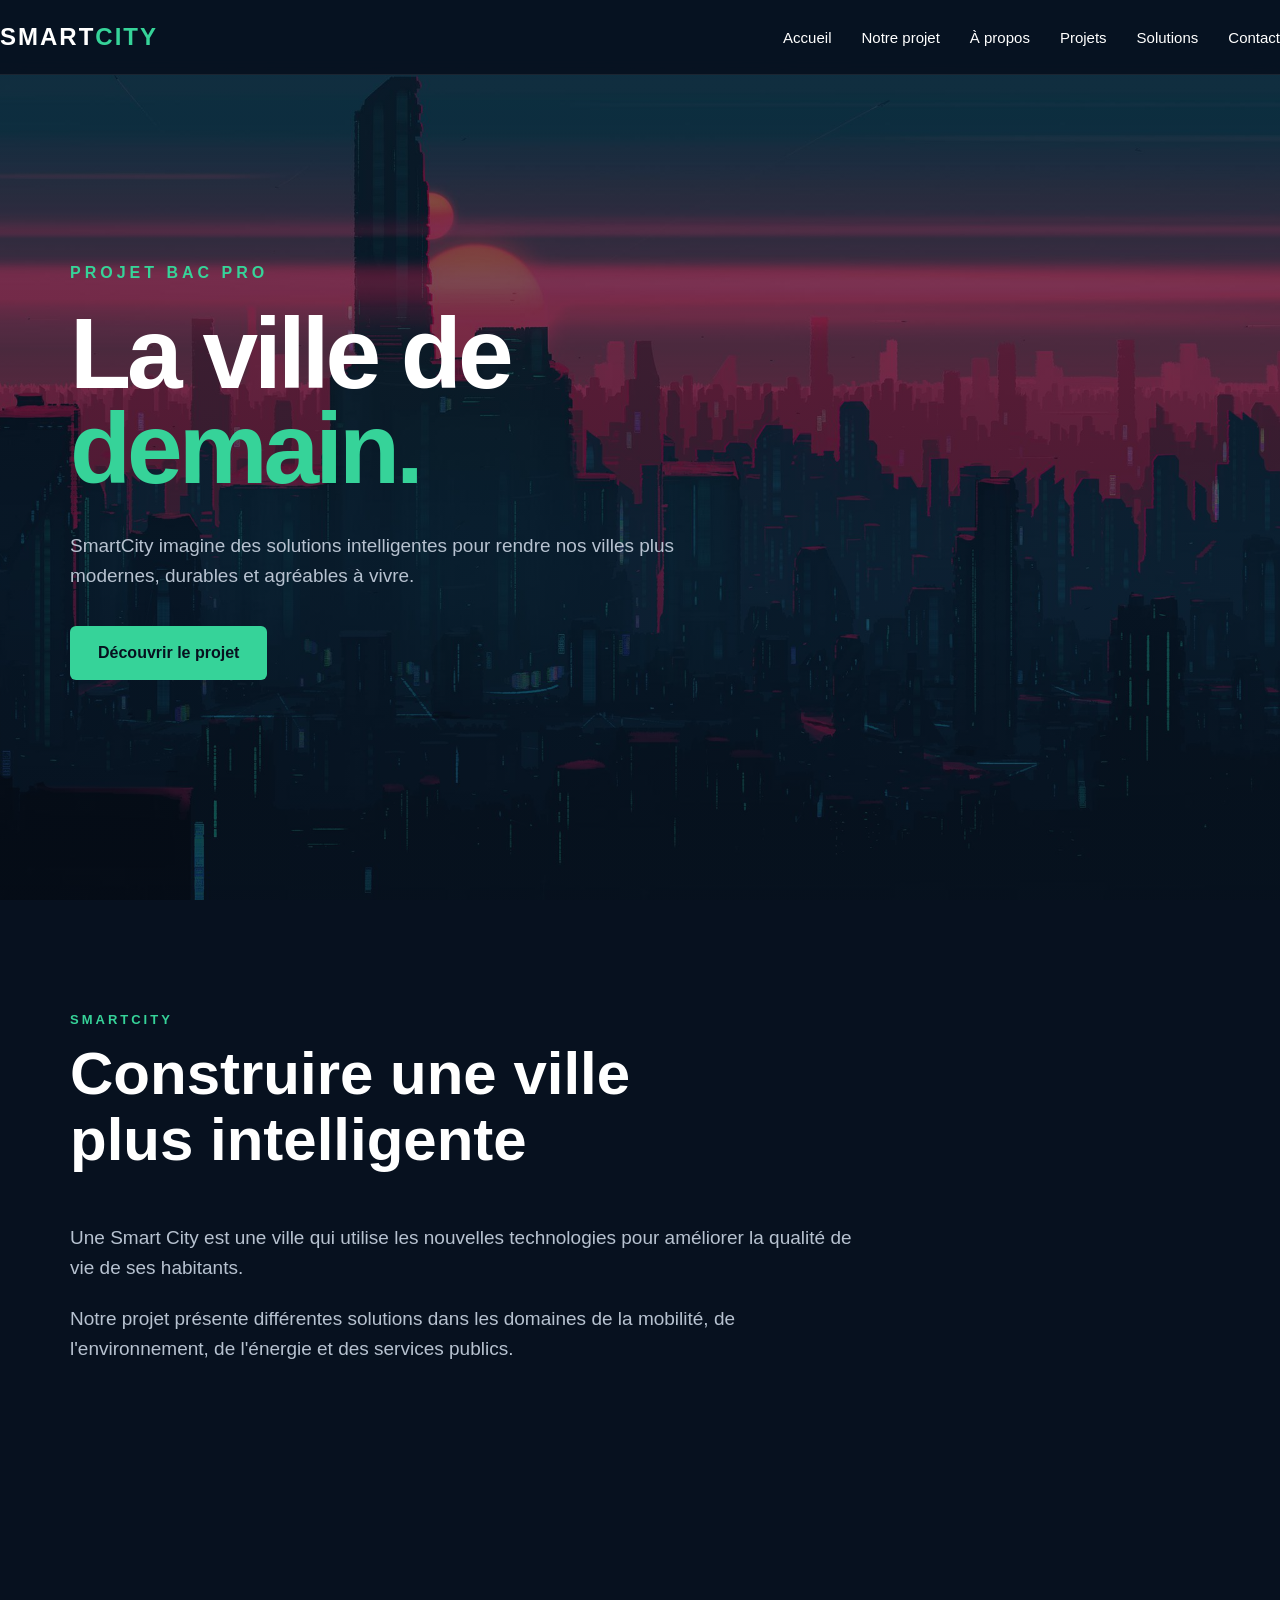
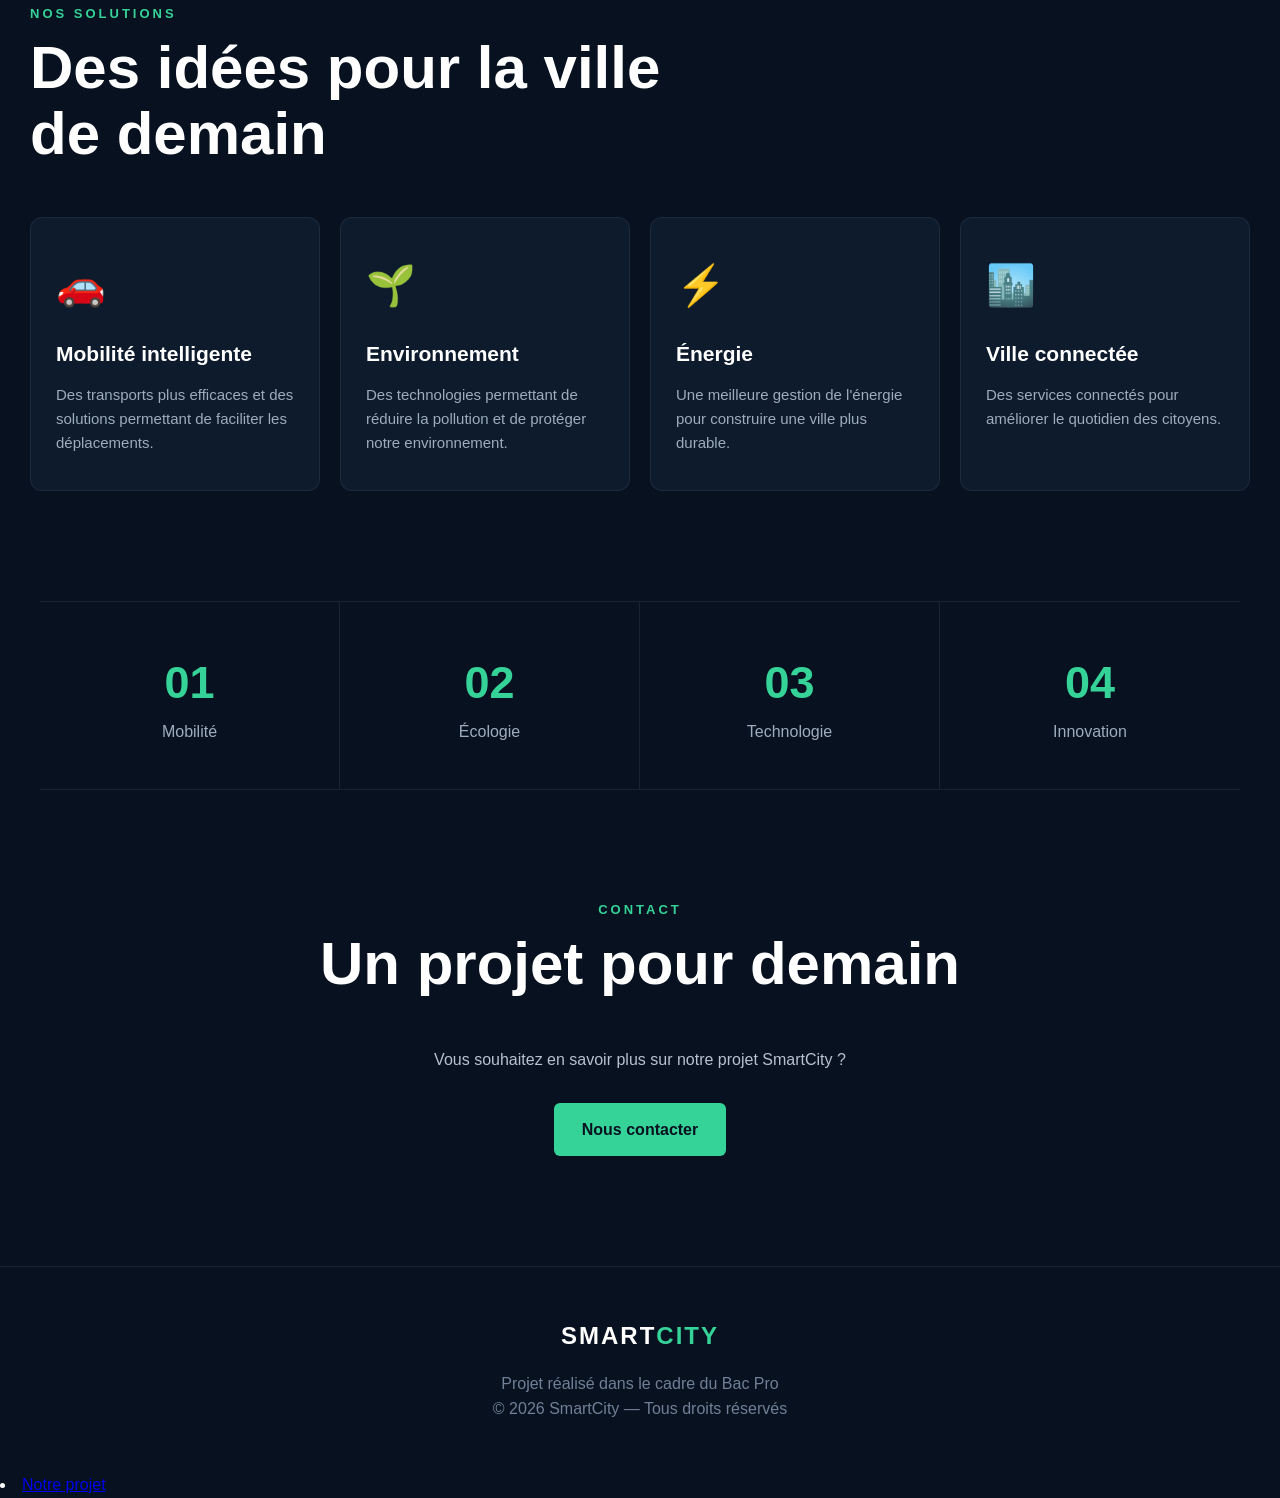
<file: index.html>
<!DOCTYPE html>
<html lang="fr">
<head>
    <meta charset="UTF-8">
    <meta name="viewport" content="width=device-width, initial-scale=1.0">

    <title>SmartCity | La ville intelligente</title>

    <meta name="description" content="SmartCity - Découvrez les solutions intelligentes pour construire la ville de demain.">
    <link rel="icon" type="image/png" href="favicon.png">
    <link rel="stylesheet" href="style.css">
</head>

<body>

    
<header>
    <nav class="navbar">
        <a href="index.html" class="logo">
            SMART<span>CITY</span>
        </a>

        <button
            class="menu-toggle"
            id="menuToggle"
            aria-label="Ouvrir le menu"
            aria-expanded="false"
            aria-controls="navLinks"
            type="button"
        >
            ☰
        </button>

        <ul class="nav-links" id="navLinks">
            <li><a href="index.html">Accueil</a></li>
            <li><a href="#projet">Notre projet</a></li>
            <li><a href="a-propos.html">À propos</a></li>
            <li><a href="projets.html">Projets</a></li>
            <li><a href="#solutions">Solutions</a></li>
            <li><a href="#contact">Contact</a></li>
        </ul>
    </nav>
</header>
    <main>

        <section id="accueil" class="hero">
            <div class="hero-content">
                <p class="small-title">PROJET BAC PRO</p>

                <h1>La ville de<br><span>demain.</span></h1>

                <p>
                    SmartCity imagine des solutions intelligentes
                    pour rendre nos villes plus modernes, durables
                    et agréables à vivre.
                </p>

                <a href="#projet" class="button">Découvrir le projet</a>
            </div>
        </section>


        <section id="projet" class="section">
            <div class="section-title">
                <p>SMARTCITY</p>
                <h2>Construire une ville plus intelligente</h2>
            </div>

            <div class="project-text">
                <p>
                    Une Smart City est une ville qui utilise les nouvelles
                    technologies pour améliorer la qualité de vie de ses
                    habitants.
                </p>

                <p>
                    Notre projet présente différentes solutions dans les
                    domaines de la mobilité, de l'environnement, de
                    l'énergie et des services publics.
                </p>
            </div>
        </section>


        <section id="solutions" class="section solutions">
            <div class="section-title">
                <p>NOS SOLUTIONS</p>
                <h2>Des idées pour la ville de demain</h2>
            </div>

            <div class="cards">

                <article class="card">
                    <div class="icon">🚗</div>
                    <h3>Mobilité intelligente</h3>
                    <p>
                        Des transports plus efficaces et des solutions
                        permettant de faciliter les déplacements.
                    </p>
                </article>

                <article class="card">
                    <div class="icon">🌱</div>
                    <h3>Environnement</h3>
                    <p>
                        Des technologies permettant de réduire la pollution
                        et de protéger notre environnement.
                    </p>
                </article>

                <article class="card">
                    <div class="icon">⚡</div>
                    <h3>Énergie</h3>
                    <p>
                        Une meilleure gestion de l'énergie pour construire
                        une ville plus durable.
                    </p>
                </article>

                <article class="card">
                    <div class="icon">🏙️</div>
                    <h3>Ville connectée</h3>
                    <p>
                        Des services connectés pour améliorer le quotidien
                        des citoyens.
                    </p>
                </article>

            </div>
        </section>


        <section class="stats">
            <div>
                <strong>01</strong>
                <p>Mobilité</p>
            </div>

            <div>
                <strong>02</strong>
                <p>Écologie</p>
            </div>

            <div>
                <strong>03</strong>
                <p>Technologie</p>
            </div>

            <div>
                <strong>04</strong>
                <p>Innovation</p>
            </div>
        </section>



        <section id="contact" class="section contact">
            <div class="section-title">
                <p>CONTACT</p>
                <h2>Un projet pour demain</h2>
            </div>

            <p>
                Vous souhaitez en savoir plus sur notre projet SmartCity ?
            </p>

            <a
                href="https://mail.google.com/mail/?view=cm&to=huonkenny@gmail.com"
                class="button"
                target="_blank"
                rel="noopener noreferrer"
            >
                Nous contacter
            </a>
        </section>

    </main>

    <footer>
        <div class="logo">SMART<span>CITY</span></div>
        <p>Projet réalisé dans le cadre du Bac Pro</p>
        <p>© 2026 SmartCity — Tous droits réservés</p>
    </footer>

    <script src="script.js"></script>

</body>
</html>

<li><a href="#projet">Notre projet</a></li>
</file>
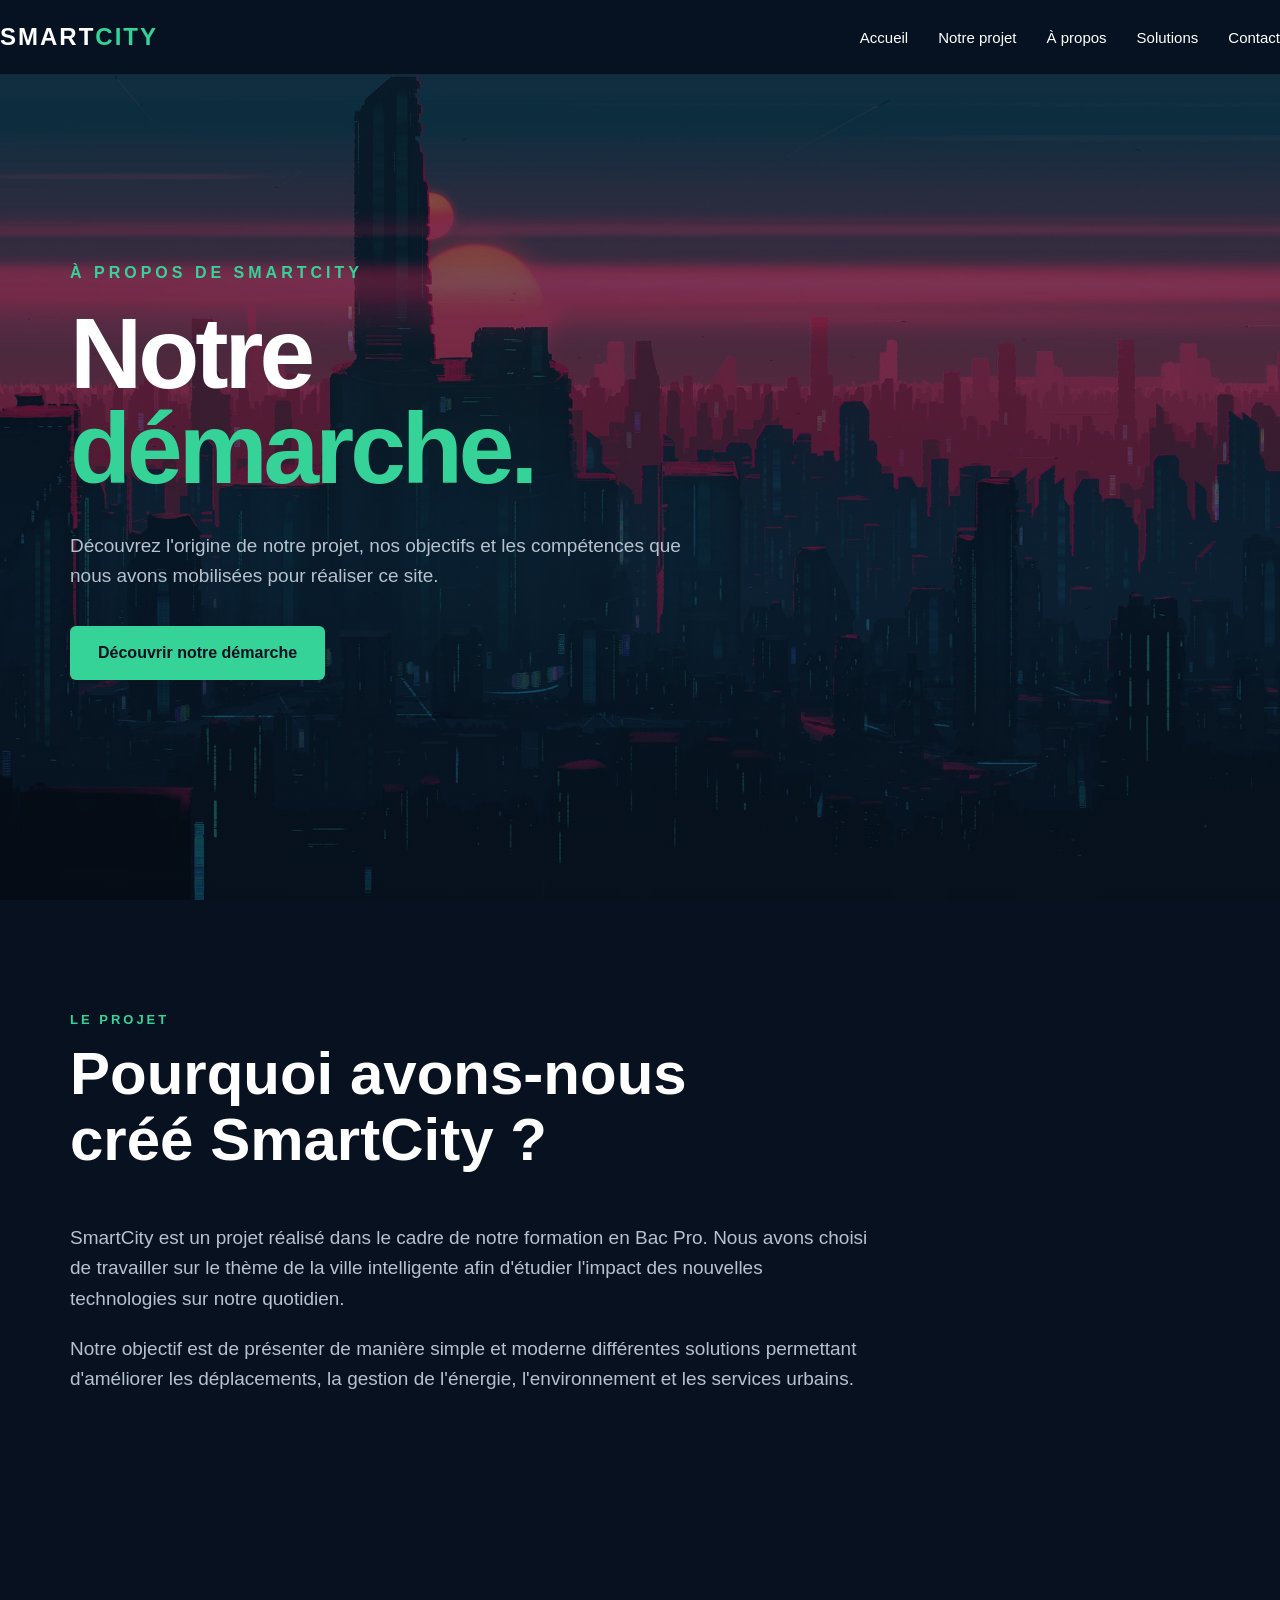
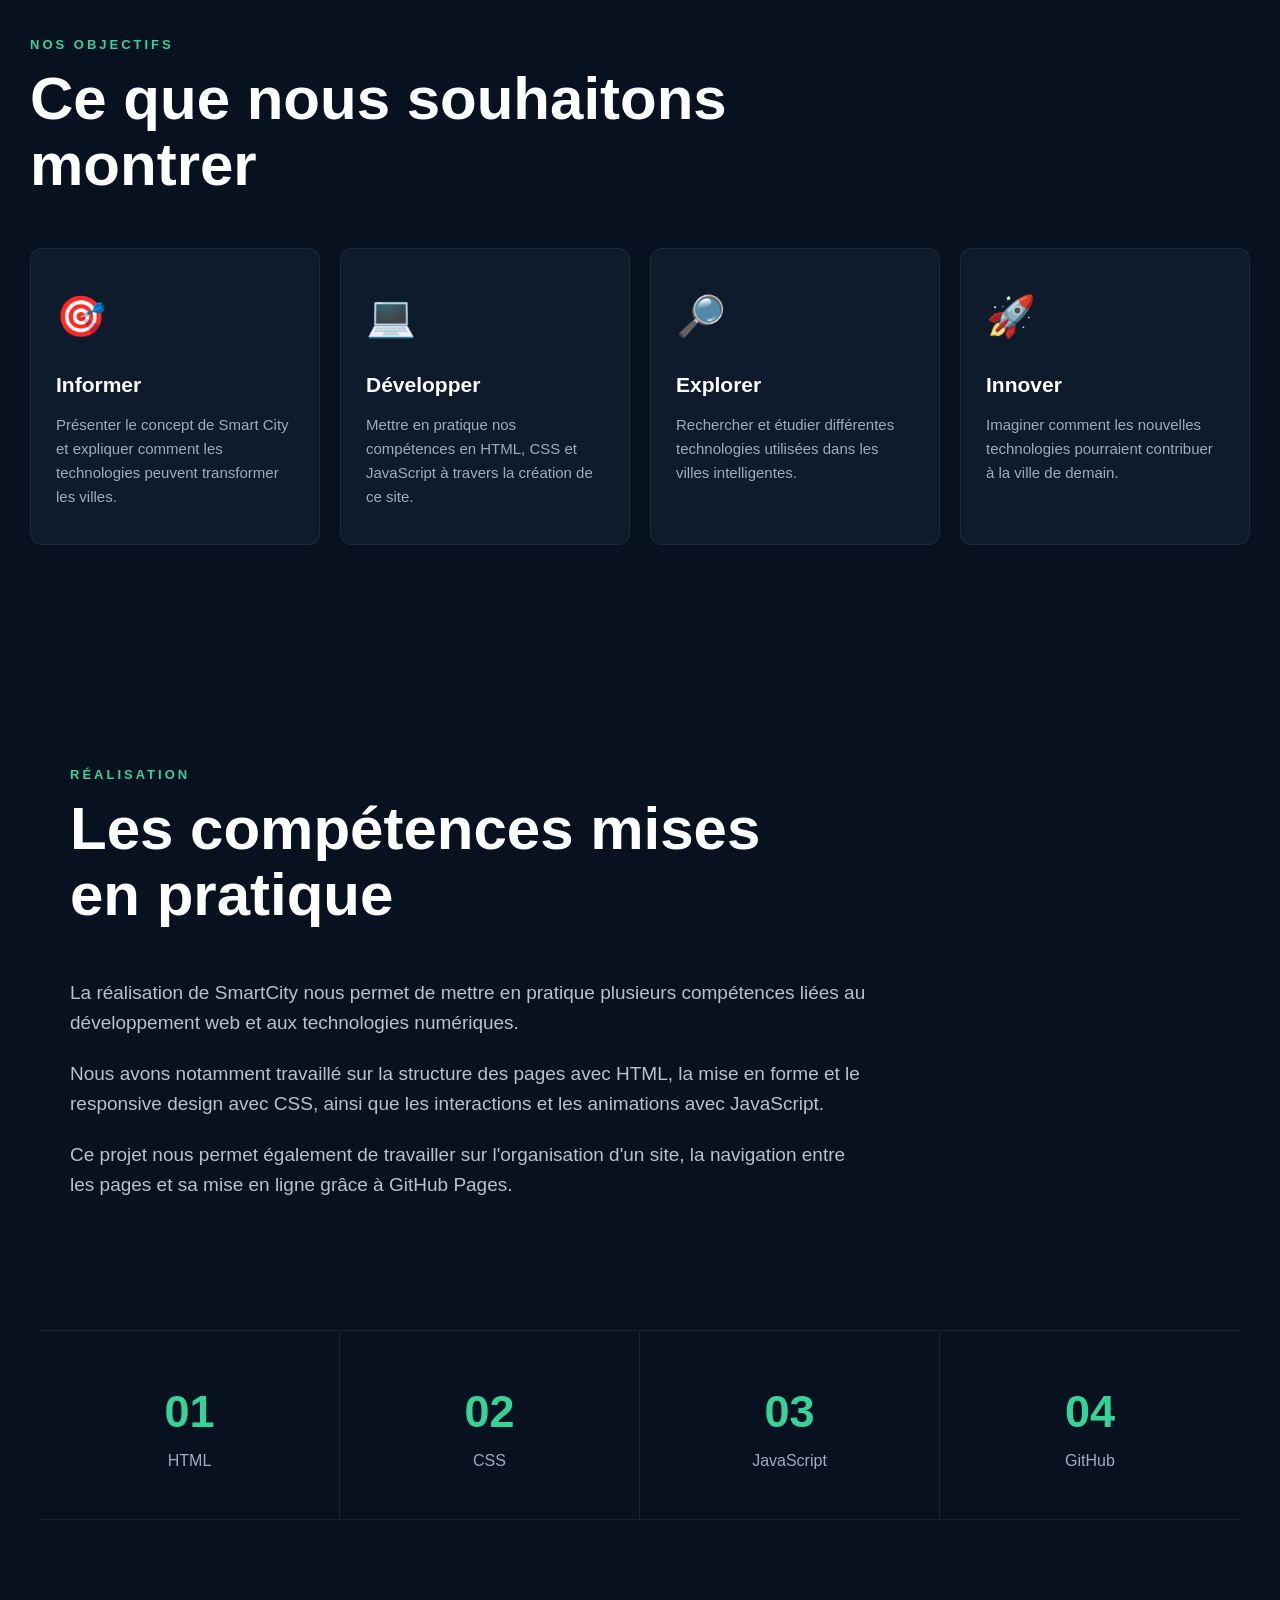
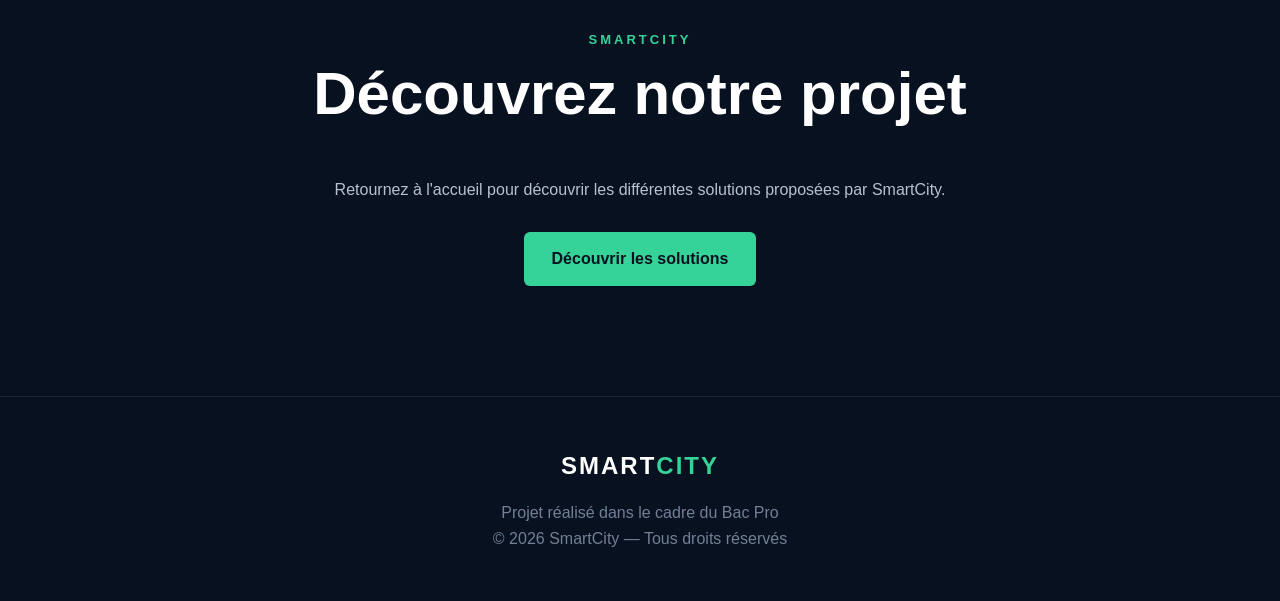
<file: a-propos.html>
<!DOCTYPE html>
<html lang="fr">

<head>
    <meta charset="UTF-8">
    <meta name="viewport" content="width=device-width, initial-scale=1.0">

    <title>À propos | SmartCity</title>

    <meta name="description" content="Découvrez l'équipe, les objectifs et la démarche du projet SmartCity.">

    <link rel="stylesheet" href="style.css">
</head>

<body>

    <header>
        <nav class="navbar">

            <a href="index.html" class="logo">
                SMART<span>CITY</span>
            </a>

            <ul class="nav-links">
                <li><a href="index.html">Accueil</a></li>
                <li><a href="index.html#projet">Notre projet</a></li>
                <li><a href="a-propos.html">À propos</a></li>
                <li><a href="index.html#solutions">Solutions</a></li>
                <li><a href="index.html#contact">Contact</a></li>
            </ul>

        </nav>
    </header>


    <main>

        <section class="hero">

            <div class="hero-content">

                <p class="small-title">À PROPOS DE SMARTCITY</p>

                <h1>
                    Notre<br>
                    <span>démarche.</span>
                </h1>

                <p>
                    Découvrez l'origine de notre projet, nos objectifs
                    et les compétences que nous avons mobilisées pour
                    réaliser ce site.
                </p>

                <a href="#origine" class="button">
                    Découvrir notre démarche
                </a>

            </div>

        </section>


        <section id="origine" class="section">

            <div class="section-title">

                <p>LE PROJET</p>

                <h2>
                    Pourquoi avons-nous créé SmartCity ?
                </h2>

            </div>

            <div class="project-text">

                <p>
                    SmartCity est un projet réalisé dans le cadre de notre
                    formation en Bac Pro. Nous avons choisi de travailler
                    sur le thème de la ville intelligente afin d'étudier
                    l'impact des nouvelles technologies sur notre quotidien.
                </p>

                <p>
                    Notre objectif est de présenter de manière simple et
                    moderne différentes solutions permettant d'améliorer
                    les déplacements, la gestion de l'énergie,
                    l'environnement et les services urbains.
                </p>

            </div>

        </section>


        <section class="section solutions">

            <div class="section-title">

                <p>NOS OBJECTIFS</p>

                <h2>
                    Ce que nous souhaitons montrer
                </h2>

            </div>

            <div class="cards">

                <article class="card">

                    <div class="icon">🎯</div>

                    <h3>Informer</h3>

                    <p>
                        Présenter le concept de Smart City et expliquer
                        comment les technologies peuvent transformer
                        les villes.
                    </p>

                </article>


                <article class="card">

                    <div class="icon">💻</div>

                    <h3>Développer</h3>

                    <p>
                        Mettre en pratique nos compétences en HTML,
                        CSS et JavaScript à travers la création de ce site.
                    </p>

                </article>


                <article class="card">

                    <div class="icon">🔎</div>

                    <h3>Explorer</h3>

                    <p>
                        Rechercher et étudier différentes technologies
                        utilisées dans les villes intelligentes.
                    </p>

                </article>


                <article class="card">

                    <div class="icon">🚀</div>

                    <h3>Innover</h3>

                    <p>
                        Imaginer comment les nouvelles technologies
                        pourraient contribuer à la ville de demain.
                    </p>

                </article>

            </div>

        </section>


        <section class="section">

            <div class="section-title">

                <p>RÉALISATION</p>

                <h2>
                    Les compétences mises en pratique
                </h2>

            </div>

            <div class="project-text">

                <p>
                    La réalisation de SmartCity nous permet de mettre en
                    pratique plusieurs compétences liées au développement
                    web et aux technologies numériques.
                </p>

                <p>
                    Nous avons notamment travaillé sur la structure des
                    pages avec HTML, la mise en forme et le responsive
                    design avec CSS, ainsi que les interactions et les
                    animations avec JavaScript.
                </p>

                <p>
                    Ce projet nous permet également de travailler sur
                    l'organisation d'un site, la navigation entre les pages
                    et sa mise en ligne grâce à GitHub Pages.
                </p>

            </div>

        </section>


        <section class="stats">

            <div>
                <strong>01</strong>
                <p>HTML</p>
            </div>

            <div>
                <strong>02</strong>
                <p>CSS</p>
            </div>

            <div>
                <strong>03</strong>
                <p>JavaScript</p>
            </div>

            <div>
                <strong>04</strong>
                <p>GitHub</p>
            </div>

        </section>


        <section class="section contact">

            <div class="section-title">

                <p>SMARTCITY</p>

                <h2>
                    Découvrez notre projet
                </h2>

            </div>

            <p>
                Retournez à l'accueil pour découvrir les différentes
                solutions proposées par SmartCity.
            </p>

            <a href="index.html#solutions" class="button">
                Découvrir les solutions
            </a>

        </section>

    </main>


    <footer>

        <div class="logo">
            SMART<span>CITY</span>
        </div>

        <p>
            Projet réalisé dans le cadre du Bac Pro
        </p>

        <p>
            © 2026 SmartCity — Tous droits réservés
        </p>

    </footer>

    <script src="script.js"></script>

</body>

</html>
</file>
<file: style.css>
* {
    margin: 0;
    padding: 0;
    box-sizing: border-box;
}

html {
    scroll-behavior: smooth;
}

body {
    font-family: Arial, Helvetica, sans-serif;
    background: #07111f;
    color: #ffffff;
    line-height: 1.6;
}

/* =========================
   CONTENEUR
========================= */

.container {
    width: 100%;
    max-width: 1200px;
    margin: 0 auto;
    padding-left: 30px;
    padding-right: 30px;
}

/* =========================
   NAVIGATION
========================= */

header {
    position: fixed;
    top: 0;
    left: 0;
    width: 100%;
    height: 75px;
    z-index: 1000;
    background: rgba(7, 17, 31, 0.92);
    backdrop-filter: blur(10px);
    border-bottom: 1px solid rgba(255,255,255,0.08);
}

.navbar {
    height: 75px;
    display: flex;
    align-items: center;
    justify-content: space-between;
}

.logo {
    color: white;
    text-decoration: none;
    font-size: 24px;
    font-weight: 800;
    letter-spacing: 2px;
}

.logo span {
    color: #36d399;
}

.nav-links {
    display: flex;
    align-items: center;
    gap: 30px;
    list-style: none;
}

.nav-links a {
    color: white;
    text-decoration: none;
    font-size: 15px;
    transition: 0.3s;
}

.nav-links a:hover {
    color: #36d399;
}

/* =========================
   BOUTONS
========================= */

.button {
    display: inline-block;
    padding: 14px 28px;
    background: #36d399;
    color: #07111f;
    text-decoration: none;
    font-weight: bold;
    border-radius: 6px;
    border: none;
    transition: 0.3s;
    cursor: pointer;
}

.button:hover {
    transform: translateY(-3px);
    box-shadow: 0 10px 30px rgba(54,211,153,0.25);
}

/* =========================
   HERO
========================= */

.hero {
    min-height: 100vh;
    display: flex;
    align-items: center;
    position: relative;
    overflow: hidden;

    background-image:
        linear-gradient(
            rgba(7, 17, 31, 0.45),
            rgba(7, 17, 31, 0.70)
        ),
        url("9tsp7cklthr71.jpg");

    background-size: cover;
    background-position: center;
    background-repeat: no-repeat;
}

.hero-content {
    max-width: 1200px;
    width: 100%;
    margin: auto;
    padding: 120px 30px 80px;
}

.hero h1 {
    font-size: clamp(50px, 8vw, 100px);
    line-height: 0.95;
    margin-bottom: 35px;
    letter-spacing: -4px;
}

.hero h1 span {
    color: #36d399;
}

.hero p:not(.small-title) {
    max-width: 650px;
    color: #b7c2d0;
    font-size: 19px;
    margin-bottom: 35px;
}

.small-title {
    color: #36d399;
    font-weight: bold;
    letter-spacing: 4px;
    margin-bottom: 20px;
}

/* =========================
   SECTIONS
========================= */

.section {
    width: 100%;
    max-width: 1200px;
    margin: auto;
    padding: 110px 30px;
}

.section-title {
    max-width: 700px;
    margin-bottom: 50px;
}

.section-title p {
    color: #36d399;
    font-size: 13px;
    font-weight: bold;
    letter-spacing: 3px;
    margin-bottom: 10px;
}

.section-title h2 {
    font-size: clamp(35px, 5vw, 60px);
    line-height: 1.1;
}

.section-title > p:last-child {
    color: #9eacbd;
}

/* =========================
   PROJET
========================= */

.project-text {
    max-width: 800px;
    color: #b7c2d0;
    font-size: 19px;
}

.project-text p {
    margin-bottom: 20px;
}

/* =========================
   SOLUTIONS / CARTES
========================= */

.solutions {
    max-width: 1300px;
}

.cards {
    display: grid;
    grid-template-columns: repeat(4, 1fr);
    gap: 20px;
}

.card {
    padding: 35px 25px;
    background: #0d1b2d;
    border: 1px solid rgba(255,255,255,0.07);
    border-radius: 12px;
    transition: 0.3s;
}

.card:hover {
    transform: translateY(-8px);
    border-color: rgba(54,211,153,0.5);
}

.icon {
    font-size: 40px;
    margin-bottom: 20px;
}

.card h3 {
    margin-bottom: 12px;
    font-size: 21px;
}

.card p {
    color: #9eacbd;
    font-size: 15px;
}

/* =========================
   STATISTIQUES
========================= */

.stats {
    border-top: 1px solid rgba(255,255,255,0.08);
    border-bottom: 1px solid rgba(255,255,255,0.08);
    display: grid;
    grid-template-columns: repeat(4, 1fr);
    max-width: 1200px;
    margin: auto;
}

.stats div {
    padding: 45px 30px;
    text-align: center;
    border-right: 1px solid rgba(255,255,255,0.08);
}

.stats div:last-child {
    border-right: none;
}

.stats strong {
    font-size: 45px;
    color: #36d399;
}

.stats p {
    color: #9eacbd;
}

/* =========================
   CONTACT
========================= */

.contact {
    text-align: center;
}

.contact .section-title {
    margin-left: auto;
    margin-right: auto;
}

.contact > p {
    color: #b7c2d0;
    margin-bottom: 30px;
}

/* =========================
   FOOTER
========================= */

footer {
    padding: 50px 30px;
    text-align: center;
    border-top: 1px solid rgba(255,255,255,0.08);
    color: #718096;
}

footer .logo {
    margin-bottom: 15px;
    color: white;
}

/* ==================================================
   PAGE PROJETS
================================================== */

.project-cards {
    display: grid;
    grid-template-columns: repeat(2, minmax(0, 1fr));
    gap: 25px;
    margin-top: 45px;
}

.project-card {
    background: #0d1b2d;
    border: 1px solid rgba(255,255,255,0.08);
    border-radius: 15px;
    overflow: hidden;
    transition: transform 0.3s ease, border-color 0.3s ease;
}

.project-card:hover {
    transform: translateY(-5px);
    border-color: rgba(54,211,153,0.5);
}

.project-card img {
    width: 100%;
    height: 220px;
    object-fit: cover;
    display: block;
}

.project-card-content {
    padding: 28px;
}

.project-card-content h3 {
    font-size: 25px;
    margin: 10px 0 15px;
}

.project-card-content p {
    color: #9eacbd;
    line-height: 1.7;
}

.project-category {
    color: #36d399 !important;
    font-size: 12px;
    font-weight: bold;
    letter-spacing: 2px;
    text-transform: uppercase;
}

/* =========================
   EN-TÊTE DES PROJETS
========================= */

.section-header {
    display: flex;
    justify-content: space-between;
    align-items: flex-end;
    gap: 30px;
}

.section-header h2 {
    font-size: clamp(35px, 5vw, 60px);
    line-height: 1.1;
    margin: 10px 0;
}

.section-header > div > p:last-child {
    color: #9eacbd;
    max-width: 650px;
}

/* =========================
   BOUTON AJOUTER PROJET
========================= */

.add-project {
    display: inline-flex;
    align-items: center;
    justify-content: center;
    gap: 10px;

    padding: 13px 20px;

    border: 1px solid #36d399;
    border-radius: 7px;

    background: transparent;
    color: white;

    font-size: 15px;
    font-weight: bold;

    cursor: pointer;
    white-space: nowrap;

    transition: 0.3s;
}

.add-project:hover {
    background: #36d399;
    color: #07111f;
}

.plus {
    font-size: 22px;
    line-height: 1;
}

/* =========================
   DOCUMENT
========================= */

.project-card-content .button {
    display: inline-block;
    margin-top: 20px;
}

/* =========================
   SUPPRESSION
========================= */

.delete-project {
    display: block;

    margin-top: 15px;
    padding: 10px 18px;

    border: 1px solid rgba(255,255,255,0.15);
    border-radius: 6px;

    background: transparent;
    color: white;

    cursor: pointer;
    transition: 0.3s;
}

.delete-project:hover {
    border-color: #36d399;
    color: #36d399;
}

/* ==================================================
   FENÊTRE AJOUTER UN PROJET
================================================== */

.modal {
    position: fixed;
    inset: 0;

    display: none;
    align-items: center;
    justify-content: center;

    padding: 20px;

    background: rgba(0,0,0,0.75);
    backdrop-filter: blur(8px);

    z-index: 5000;
}

.modal.active {
    display: flex;
}

.modal-content {
    position: relative;

    width: 100%;
    max-width: 650px;
    max-height: 90vh;

    overflow-y: auto;

    padding: 40px;

    background: #0d1b2d;

    border: 1px solid rgba(255,255,255,0.1);
    border-radius: 15px;

    box-shadow: 0 25px 80px rgba(0,0,0,0.5);
}

.modal-content h2 {
    font-size: 40px;
    line-height: 1.1;
    margin-bottom: 10px;
}

.modal-description {
    color: #9eacbd;
    margin-bottom: 30px;
}

.modal-close {
    position: absolute;

    top: 15px;
    right: 20px;

    width: 40px;
    height: 40px;

    border: none;
    background: transparent;

    color: white;
    font-size: 32px;

    cursor: pointer;
}

.modal-close:hover {
    color: #36d399;
}

.modal-content form {
    display: flex;
    flex-direction: column;
    gap: 10px;
}

.modal-content label {
    margin-top: 12px;

    color: white;
    font-weight: bold;
}

.modal-content input,
.modal-content select,
.modal-content textarea {
    width: 100%;

    padding: 13px 15px;

    background: #07111f;

    border: 1px solid rgba(255,255,255,0.1);
    border-radius: 7px;

    color: white;

    font-family: inherit;
    font-size: 15px;
}

.modal-content textarea {
    resize: vertical;
}

.modal-content input:focus,
.modal-content select:focus,
.modal-content textarea:focus {
    border-color: #36d399;
    outline: none;
}

.modal-submit {
    border: none;
    cursor: pointer;
    margin-top: 20px;
}

/* ==================================================
   MOBILE
================================================== */

@media (max-width: 900px) {

    .nav-links {
        gap: 15px;
    }

    .nav-links a {
        font-size: 13px;
    }

    .project-cards {
        grid-template-columns: 1fr;
    }

    .cards {
        grid-template-columns: repeat(2, 1fr);
    }

    .stats {
        grid-template-columns: repeat(2, 1fr);
    }

    .stats div:nth-child(2) {
        border-right: none;
    }

    .section-header {
        align-items: flex-start;
        flex-direction: column;
    }

}

@media (max-width: 600px) {

    .container {
        padding-left: 20px;
        padding-right: 20px;
    }

    header,
    .navbar {
        height: 65px;
    }

    .nav-links {
        display: none;
    }

    .hero-content {
        padding-left: 20px;
        padding-right: 20px;
    }

    .hero h1 {
        font-size: 52px;
        letter-spacing: -3px;
    }

    .cards {
        grid-template-columns: 1fr;
    }

    .stats {
        grid-template-columns: 1fr 1fr;
    }

    .stats div {
        border-right: none;
        border-bottom: 1px solid rgba(255,255,255,0.08);
    }

    .section {
        padding: 80px 20px;
    }

    .modal-content {
        padding: 30px 20px;
    }

    .modal-content h2 {
        font-size: 32px;
    }

}

/* =========================
   ADAPTATION MOBILE SMARTCITY
========================= */

@media (max-width: 600px) {

    /* Navigation */
    header {
        height: auto;
        min-height: 65px;
    }

    .navbar {
        height: auto;
        min-height: 65px;
        padding: 12px 16px;
        flex-wrap: wrap;
        gap: 12px;
    }

    .logo {
        font-size: 22px;
    }

    .nav-links {
        display: flex;
        order: 3;
        width: 100%;
        gap: 18px;
        overflow-x: auto;
        padding: 8px 0;
        scrollbar-width: none;
    }

    .nav-links::-webkit-scrollbar {
        display: none;
    }

    .nav-links a {
        font-size: 13px;
        white-space: nowrap;
    }

    .navbar > .button {
        padding: 9px 12px;
        font-size: 12px;
    }

    /* Éviter les débordements */
    body {
        overflow-x: hidden;
    }

    /* Titres */
    .hero h1 {
        font-size: clamp(36px, 9vw, 52px);
        letter-spacing: -2px;
        overflow-wrap: break-word;
    }

    .hero p:not(.small-title) {
        font-size: 16px;
    }

    .small-title {
        font-size: 12px;
        letter-spacing: 2px;
    }

    /* Sections */
    .section {
        padding: 65px 18px;
    }

    .section-header {
        gap: 20px;
    }

    .section-header h2 {
        font-size: 36px;
    }

    /* Cartes */
    .project-cards {
        grid-template-columns: minmax(0, 1fr);
        gap: 20px;
        margin-top: 30px;
    }

    .project-card-content {
        padding: 20px;
    }

    .project-card-content h3 {
        font-size: 22px;
    }

    .project-card img {
        height: 200px;
    }

    .cards {
        grid-template-columns: minmax(0, 1fr);
    }

    .stats {
        grid-template-columns: repeat(2, minmax(0, 1fr));
    }

    .stats strong {
        font-size: 32px;
    }

    /* Bouton ajouter un projet */
    .add-project {
        width: 100%;
        white-space: normal;
    }

    /* Formulaire */
    .modal {
        padding: 10px;
        align-items: center;
    }

    .modal-content {
        width: 100%;
        max-height: 90vh;
        padding: 28px 18px;
        border-radius: 12px;
    }

    .modal-content h2 {
        font-size: 29px;
    }

    .modal-content input,
    .modal-content select,
    .modal-content textarea {
        font-size: 16px;
    }

    .modal-submit {
        width: 100%;
    }

    /* Images et médias */
    img,
    video,
    iframe {
        max-width: 100%;
    }
}

/* Tablettes */
@media (min-width: 601px) and (max-width: 900px) {

    .navbar {
        gap: 15px;
    }

    .nav-links {
        gap: 12px;
    }

    .nav-links a {
        font-size: 12px;
    }

    .project-cards {
        grid-template-columns: repeat(2, minmax(0, 1fr));
    }
}

/* =========================
   MENU MOBILE SMARTCITY
========================= */

.menu-toggle {
    display: none;
    background: transparent;
    color: white;
    border: 1px solid rgba(255,255,255,0.2);
    border-radius: 8px;
    padding: 7px 12px;
    font-size: 25px;
    cursor: pointer;
}

/* Téléphones et tablettes */
@media (max-width: 900px) {

    header {
        height: auto;
        min-height: 65px;
    }

    .navbar {
        min-height: 65px;
        height: auto;
        padding: 12px 20px;
        flex-wrap: wrap;
    }

    .menu-toggle {
        display: block;
        margin-left: auto;
    }

    .nav-links {
        display: none;
        order: 3;
        width: 100%;
        flex-direction: column;
        align-items: stretch;
        gap: 0;
        padding: 10px 0;
    }

    .nav-links.active {
        display: flex;
    }

    .nav-links li {
        width: 100%;
    }

    .nav-links a {
        display: block;
        padding: 12px 8px;
        font-size: 16px;
    }

    .nav-links a:hover {
        background: rgba(54,211,153,0.1);
    }
}
</file>
